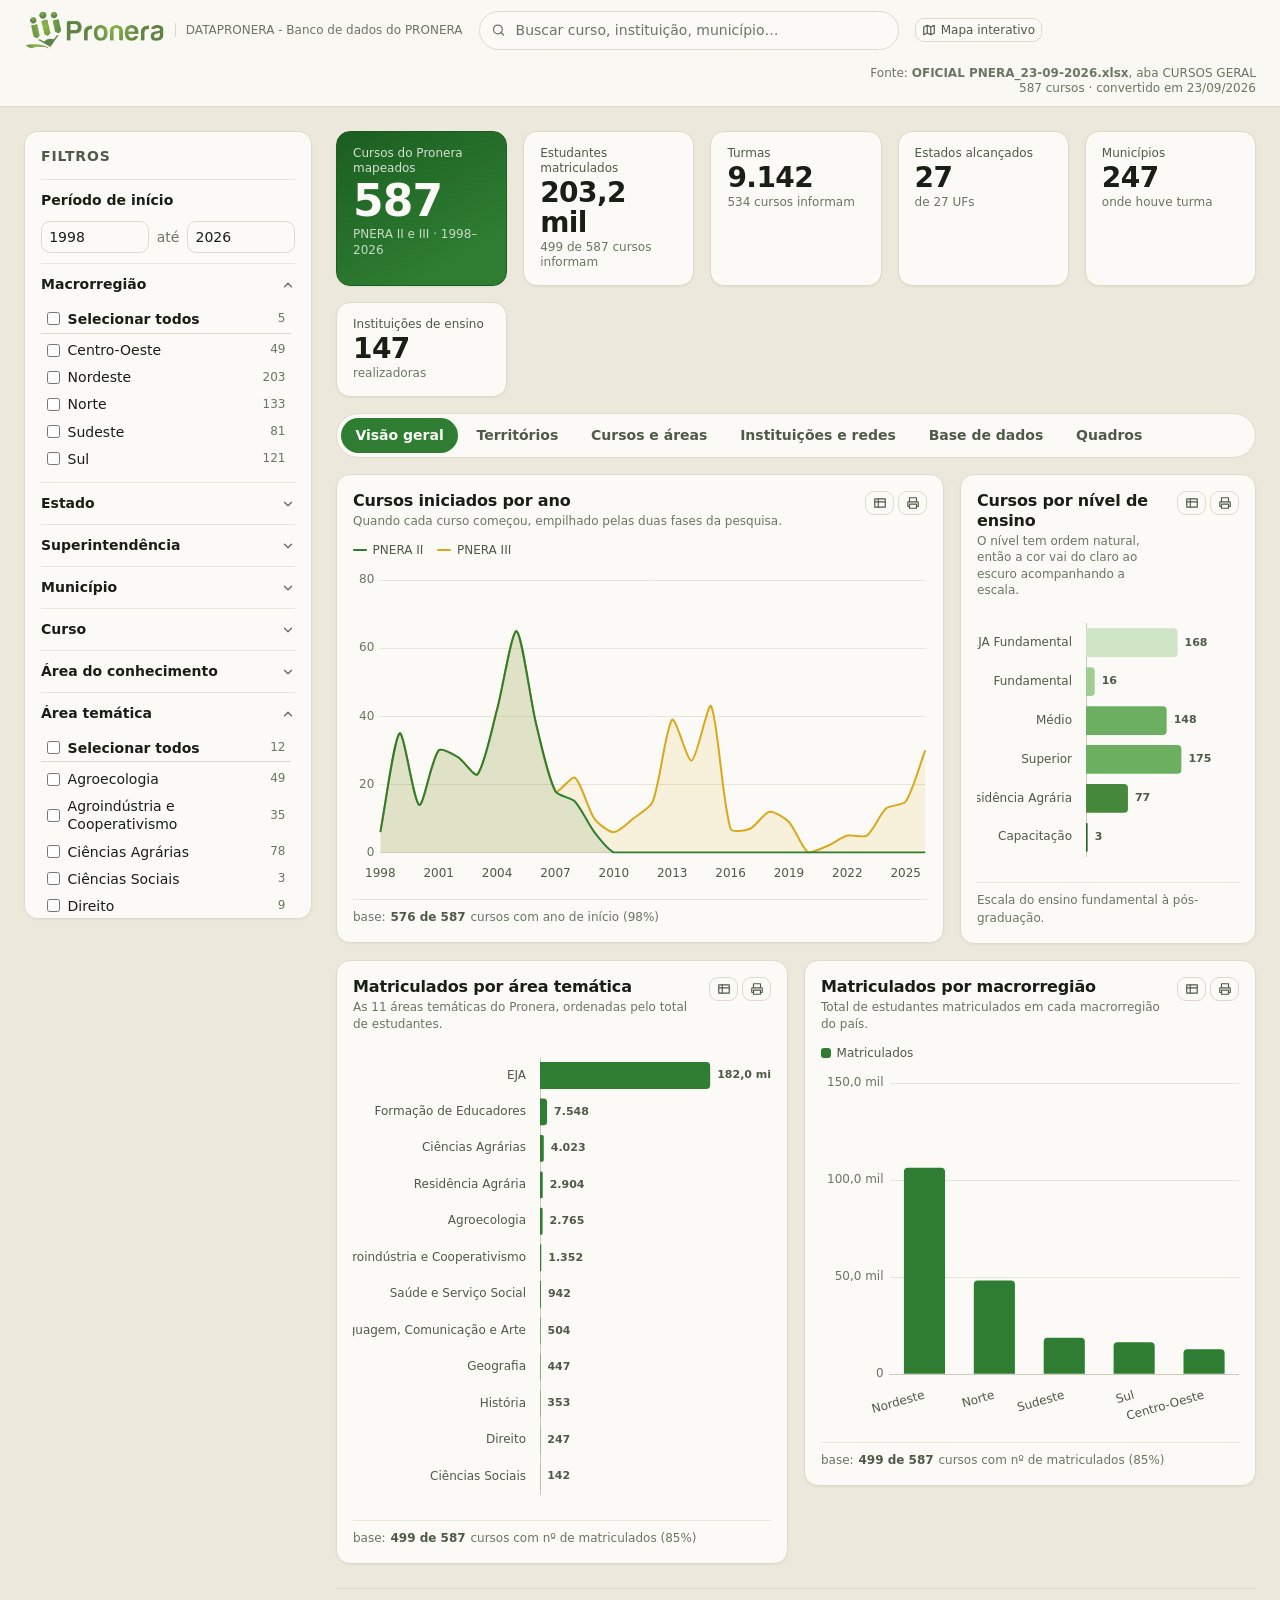
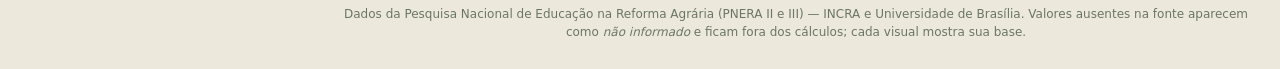
<file: index.html>
<!DOCTYPE html>
<html lang="pt-BR">
<head>
  <meta charset="utf-8">
  <meta name="viewport" content="width=device-width, initial-scale=1">
  <!--
    O selo ?v= nos assets so funciona se o proprio index.html nao vier do cache.
    O ideal e o servidor mandar "Cache-Control: no-cache" para este arquivo; a
    diretiva abaixo e o reforco possivel quando nao ha controle de cabecalhos.
  -->
  <meta http-equiv="Cache-Control" content="no-cache">
  <title>PNERA — Painel da Educação na Reforma Agrária</title>
  <meta name="description" content="Painel analítico da Pesquisa Nacional de Educação na Reforma Agrária (PNERA II e III): cursos, estudantes, territórios e instituições do Pronera.">
  <link rel="icon" href="data:image/svg+xml,%3Csvg xmlns='http://www.w3.org/2000/svg' viewBox='0 0 32 32'%3E%3Crect width='32' height='32' rx='8' fill='%232E7D32'/%3E%3Cpath d='M16 27V12M16 18c-5 0-8-3-8-8 5 0 8 3 8 8zm0 0c5 0 8-3 8-8-5 0-8 3-8 8z' stroke='%23FBFAF6' stroke-width='2' stroke-linecap='round' fill='none'/%3E%3C/svg%3E">
  <!--
    Versao dos assets proprios (?v=). Como o projeto e estatico e sem build, o
    navegador cacheia CSS/JS por caminho: sem esse selo, uma correcao publicada
    pode nao chegar a quem ja abriu o painel. Ao publicar qualquer mudanca em
    assets/, incremente o numero em TODAS as linhas abaixo (o vendor fica fora:
    bootstrap e chart.js so mudam quando o arquivo e trocado por outra versao).
  -->
  <link rel="stylesheet" href="assets/vendor/bootstrap.min.css">
  <link rel="stylesheet" href="assets/css/theme.css?v=28">
  <link rel="stylesheet" href="assets/css/app.css?v=28">
</head>
<body>
  <a class="skip-link" href="#painel">Ir para o conteúdo</a>

  <header class="topbar">
    <a class="brand" href="#">
      <img class="brand__logo" src="assets/img/logo_pronera-dashboard.png" alt="Pronera" width="250" height="71">
      <span>
        <span class="brand__sub d-block">DATAPRONERA - Banco de dados do PRONERA</span>
      </span>
    </a>

    <div class="topbar__search">
      <svg viewBox="0 0 24 24" fill="none" stroke="currentColor" stroke-width="2" stroke-linecap="round" aria-hidden="true">
        <circle cx="11" cy="11" r="7"/><path d="M20 20l-4.5-4.5"/>
      </svg>
      <label class="visually-hidden" for="busca">Buscar curso, instituição, município ou coordenação</label>
      <input type="search" id="busca" placeholder="Buscar curso, instituição, município…" autocomplete="off">
      <button type="button" class="clear-search" aria-label="Limpar busca" hidden>&times;</button>
    </div>

    <!-- Unica pagina do projeto que exige internet (tiles do OpenStreetMap). -->
    <a class="icon-btn" href="maps-interativo.html" style="text-decoration:none">
      <svg viewBox="0 0 24 24" fill="none" stroke="currentColor" stroke-width="2" stroke-linecap="round" stroke-linejoin="round" aria-hidden="true">
        <path d="M9 4L3 7v13l6-3 6 3 6-3V4l-6 3-6-3zM9 4v13M15 7v13"/>
      </svg>
      Mapa interativo
    </a>

    <button class="icon-btn d-lg-none ms-auto" type="button" data-bs-toggle="offcanvas"
            data-bs-target="#offcanvasFiltros" aria-controls="offcanvasFiltros">
      <svg viewBox="0 0 24 24" fill="none" stroke="currentColor" stroke-width="2" stroke-linecap="round" aria-hidden="true">
        <path d="M4 6h16M7 12h10M10 18h4"/>
      </svg>
      Filtros
    </button>

    <p class="topbar__meta d-none d-lg-block mb-0 ms-auto" id="meta-fonte"></p>
  </header>

  <div class="shell">
    <!-- Um único painel de filtros governa todos os visuais. -->
    <aside class="filters-desktop" aria-label="Filtros do painel">
      <div class="filters-panel" id="filtros-desktop"></div>
    </aside>

    <div class="offcanvas offcanvas-start d-lg-none" tabindex="-1" id="offcanvasFiltros"
         aria-labelledby="offcanvasFiltrosTitulo">
      <div class="offcanvas-header">
        <h2 class="offcanvas-title h6 mb-0" id="offcanvasFiltrosTitulo">Filtros</h2>
        <button type="button" class="btn-close" data-bs-dismiss="offcanvas" aria-label="Fechar"></button>
      </div>
      <div class="offcanvas-body">
        <div class="filters-panel" id="filtros-mobile"></div>
      </div>
    </div>

    <!--
      Filtros ativos vivem num painel lateral: a barra do topo so anuncia quantos
      sao, para a lista nunca empurrar o dashboard para baixo.
    -->
    <div class="offcanvas offcanvas-end chips-panel" tabindex="-1" id="offcanvasAtivos"
         aria-labelledby="offcanvasAtivosTitulo">
      <div class="offcanvas-header">
        <h2 class="offcanvas-title h6 mb-0" id="offcanvasAtivosTitulo">Filtros ativos</h2>
        <button type="button" class="btn-close" data-bs-dismiss="offcanvas" aria-label="Fechar"></button>
      </div>
      <div class="offcanvas-body">
        <p class="chips-panel__resumo" id="chips-resumo"></p>
        <div class="chips__list" id="chips-lista"></div>
      </div>
      <div class="chips-panel__foot">
        <button type="button" class="btn btn-outline-secondary w-100 js-limpar-tudo-chips">
          Limpar todos os filtros
        </button>
      </div>
    </div>

    <main>
      <h1 class="visually-hidden">Painel da Pesquisa Nacional de Educação na Reforma Agrária</h1>

      <div class="chips" id="chips" aria-live="polite" aria-label="Filtros ativos"></div>
      <div class="kpi-row" id="kpis"></div>
      <nav class="viewnav" id="viewnav" role="tablist" aria-label="Visões do painel"></nav>
      <div id="painel" role="tabpanel" tabindex="-1"></div>

      <footer class="mt-4 pt-3 text-center" style="border-top:1px solid var(--border)">
        <p class="mb-1" style="font-size:var(--step--1);color:var(--ink-muted)">
          Dados da Pesquisa Nacional de Educação na Reforma Agrária (PNERA II e III) —
          INCRA e Universidade de Brasília. Valores ausentes na fonte aparecem como
          <em>não informado</em> e ficam fora dos cálculos; cada visual mostra sua base.
        </p>
        <p class="mb-0 d-lg-none" style="font-size:var(--step--1);color:var(--ink-muted)" id="meta-fonte-mobile"></p>
      </footer>
    </main>
  </div>

  <!-- Detalhe de um curso -->
  <div class="modal fade" id="modalCurso" tabindex="-1" aria-labelledby="modalCursoTitulo" aria-hidden="true">
    <div class="modal-dialog modal-lg modal-dialog-scrollable modal-dialog-centered">
      <div class="modal-content" style="background:var(--surface);border-color:var(--border)">
        <div class="modal-header">
          <h2 class="modal-title h6 mb-0" id="modalCursoTitulo"></h2>
          <button type="button" class="btn-close" data-bs-dismiss="modal" aria-label="Fechar"></button>
        </div>
        <div class="modal-body"></div>
      </div>
    </div>
  </div>

  <script src="assets/vendor/bootstrap.bundle.min.js"></script>
  <script src="assets/vendor/chart.umd.min.js"></script>
  <script src="assets/js/uf-paths.js?v=28"></script>
  <script src="assets/js/municipio-coords.js?v=28"></script>
  <script src="assets/js/dataset.js?v=28"></script>
  <script src="assets/js/data.js?v=28"></script>
  <script src="assets/js/filters.js?v=28"></script>
  <script src="assets/js/charts.js?v=28"></script>
  <script src="assets/js/map.js?v=28"></script>
  <script src="assets/js/views.js?v=28"></script>
  <script src="assets/js/table.js?v=28"></script>
  <script src="assets/js/quadros.js?v=28"></script>
  <script src="assets/js/app.js?v=28"></script>
</body>
</html>
</file>
<file: assets/css/theme.css>
/* =============================================================================
   PNERA — design tokens
   Paleta "agro" light. Todos os valores foram validados (nao escolhidos a olho):
   - Categoricas: 7 slots, ordem fixa, pior par adjacente CVD ΔE 16.6 e visao
     normal ΔE 20.6 (OKLab x100; alvo 8 / piso 15). Os tres primeiros slots
     tambem passam em "all-pairs", exigencia de mapa e dispersao.
   - Slots 2 (milho) e 6 (broto) ficam abaixo de 3:1 na superficie: por isso todo
     grafico traz rotulo direto e uma visao em tabela.
   - Rampa sequencial: verde, 5 passos, lightness monotona e degraus >= 0.06.
     O passo mais claro recua ate a superficie de proposito ("perto de zero" na
     matriz area x nivel). O mapa e monocromatico: a malha das UFs fica no
     neutro --seq-empty e o dado vive nos circulos por municipio.
   - Tinta: primaria 16.1:1, secundaria 7.0:1, muted 4.6:1 sobre a superficie.
   ========================================================================== */

:root {
  color-scheme: light;

  /* --- superficies --------------------------------------------------------- */
  --surface: #FBFAF6;          /* superficie dos cartoes e dos graficos */
  --surface-2: #F5F3EA;        /* faixas internas, cabecalho de tabela */
  --plane: #ECE9DC;            /* plano da pagina, tom trigo */
  --plane-deep: #E3DFCD;

  /* --- tinta --------------------------------------------------------------- */
  --ink: #1A1F16;
  --ink-2: #4F5A48;
  --ink-muted: #6B7664;
  --ink-on-dark: #FBFAF6;

  /* --- linhas -------------------------------------------------------------- */
  --grid: #E7E4D8;
  --baseline: #CFCBBB;
  --border: #DEDACB;
  --border-strong: #C8C3AE;
  --ring: rgba(46, 125, 50, 0.28);

  /* --- categoricas (ordem fixa — nunca reciclar, nunca gerar um 8o) -------- */
  --series-1: #2E7D32;   /* folha    */
  --series-2: #D9A81C;   /* milho    */
  --series-3: #0F6E9E;   /* agua     */
  --series-4: #B4552F;   /* terracota*/
  --series-5: #6A4C93;   /* uva      */
  --series-6: #79B347;   /* broto    */
  --series-7: #96551F;   /* terra    */
  --series-other: #9AA394; /* "Outros" — cinza, nunca um 8o slot inventado */

  /* --- rampa sequencial (magnitude) --------------------------------------- */
  --seq-1: #CFE5C6;
  --seq-2: #9FCE93;
  --seq-3: #6DAF60;
  --seq-4: #46893C;
  --seq-5: #23662A;
  --seq-empty: #E8E5D8;  /* sem dados */

  /* --- divergente (realizado vs meta): terracota <-> folha, meio neutro --- */
  --div-neg: #B4552F;
  --div-mid: #E7E4D8;
  --div-pos: #2E7D32;

  /* --- marca --------------------------------------------------------------- */
  --brand: #2E7D32;
  --brand-deep: #1B5E20;
  --brand-wash: #EDF4E9;

  /* --- forma e profundidade ----------------------------------------------- */
  --radius: 14px;
  --radius-sm: 9px;
  --radius-pill: 999px;
  --shadow-sm: 0 1px 2px rgba(26, 31, 22, 0.05);
  --shadow: 0 2px 10px rgba(26, 31, 22, 0.06), 0 1px 2px rgba(26, 31, 22, 0.04);
  --shadow-lg: 0 12px 32px rgba(26, 31, 22, 0.12);

  /* --- tipografia --------------------------------------------------------- */
  --font: system-ui, -apple-system, 'Segoe UI', Roboto, sans-serif;
  --step--1: 0.75rem;
  --step-0: 0.875rem;
  --step-1: 1rem;
  --step-2: 1.25rem;
  --step-3: 1.75rem;
  --step-4: clamp(2rem, 1.6rem + 1.6vw, 2.75rem);

  /* --- ritmo -------------------------------------------------------------- */
  --gap: 1rem;
  --gap-lg: 1.5rem;
  --sidebar-w: 288px;
  --topbar-h: 64px;

  /* --- Bootstrap: reescreve as variaveis nativas em vez de brigar com elas - */
  --bs-body-bg: var(--plane);
  --bs-body-color: var(--ink);
  --bs-body-font-family: var(--font);
  --bs-body-font-size: var(--step-0);
  --bs-border-color: var(--border);
  --bs-border-radius: var(--radius-sm);
  --bs-primary: var(--brand);
  --bs-primary-rgb: 46, 125, 50;
  --bs-link-color: var(--brand-deep);
  --bs-link-hover-color: var(--brand);
  --bs-emphasis-color: var(--ink);
  --bs-secondary-color: var(--ink-2);
  --bs-tertiary-bg: var(--surface-2);
  --bs-focus-ring-color: var(--ring);
  --bs-focus-ring-width: 3px;
}

/* A pagina e deliberadamente light (pedido do projeto). Ainda assim pintamos
   fundo e tinta explicitamente para nao herdar o tema escuro do sistema. */
html {
  background: var(--plane);
  color-scheme: light;
}
</file>
<file: assets/css/app.css>
/* =============================================================================
   PNERA — layout e componentes
   ========================================================================== */

body {
  background: var(--plane);
  color: var(--ink);
  font-family: var(--font);
  font-size: var(--step-0);
  -webkit-font-smoothing: antialiased;
  min-height: 100vh;
}

*:focus-visible {
  outline: 3px solid var(--ring);
  outline-offset: 2px;
  border-radius: 4px;
}

/* Atalho para quem navega por teclado. */
.skip-link {
  position: absolute;
  left: 0.5rem;
  top: -3rem;
  z-index: 2000;
  padding: 0.5rem 0.875rem;
  background: var(--brand);
  color: var(--ink-on-dark);
  border-radius: var(--radius-sm);
  transition: top 0.15s ease;
}
.skip-link:focus { top: 0.5rem; }

/* ---------------------------------------------------------------- topbar --- */

.topbar {
  position: sticky;
  top: 0;
  z-index: 1030;
  min-height: var(--topbar-h);
  background: color-mix(in srgb, var(--surface) 88%, transparent);
  backdrop-filter: blur(10px);
  border-bottom: 1px solid var(--border);
  display: flex;
  align-items: center;
  gap: var(--gap);
  padding: 0.625rem clamp(0.75rem, 2vw, 1.5rem);
  flex-wrap: wrap;
}

.brand {
  display: flex;
  align-items: center;
  gap: 0.625rem;
  text-decoration: none;
  color: inherit;
  flex: 0 0 auto;
}
/* Logo oficial (logo_pronera-dashboard.png, 250x71, fundo transparente):
   a 40px de altura ela cabe na topbar de 64px sem esticar a barra. */
.brand__logo {
  display: block;
  height: 40px;
  width: auto;
  flex: 0 0 auto;
}
/* O subtitulo fica ao lado da logo, separado por um filete. */
.brand__sub {
  font-size: var(--step--1);
  color: var(--ink-muted);
  line-height: 1.2;
  padding-left: 0.625rem;
  border-left: 1px solid var(--border);
}
@media (max-width: 575.98px) {
  .brand__logo { height: 32px; }
}

.topbar__search {
  flex: 1 1 240px;
  max-width: 420px;
  position: relative;
}
.topbar__search input {
  width: 100%;
  padding: 0.5rem 2rem 0.5rem 2.25rem;
  border: 1px solid var(--border);
  border-radius: var(--radius-pill);
  background: var(--surface);
  color: var(--ink);
  font-size: var(--step-0);
}
.topbar__search input::placeholder { color: var(--ink-muted); }
.topbar__search svg {
  position: absolute;
  left: 0.75rem;
  top: 50%;
  transform: translateY(-50%);
  width: 15px;
  height: 15px;
  color: var(--ink-muted);
  pointer-events: none;
}
.topbar__search .clear-search {
  position: absolute;
  right: 0.4rem;
  top: 50%;
  transform: translateY(-50%);
  border: 0;
  background: transparent;
  color: var(--ink-muted);
  line-height: 1;
  padding: 0.25rem 0.4rem;
  border-radius: 50%;
  cursor: pointer;
}
.topbar__search .clear-search:hover { background: var(--surface-2); color: var(--ink); }

.topbar__meta {
  font-size: var(--step--1);
  color: var(--ink-muted);
  text-align: right;
  line-height: 1.25;
}

/* ----------------------------------------------------------------- shell --- */

.shell {
  display: grid;
  grid-template-columns: var(--sidebar-w) minmax(0, 1fr);
  gap: var(--gap-lg);
  align-items: start;
  padding: var(--gap-lg) clamp(0.75rem, 2vw, 1.5rem);
  max-width: 1920px;
  margin-inline: auto;
}
@media (max-width: 991.98px) {
  .shell { grid-template-columns: minmax(0, 1fr); }
  .filters-desktop { display: none; }
}

.filters-panel {
  position: sticky;
  top: calc(var(--topbar-h) + var(--gap-lg));
  max-height: calc(100vh - var(--topbar-h) - var(--gap-lg) * 2);
  overflow-y: auto;
  overscroll-behavior: contain;
  background: var(--surface);
  border: 1px solid var(--border);
  border-radius: var(--radius);
  box-shadow: var(--shadow-sm);
  padding: var(--gap);
}
.offcanvas .filters-panel {
  position: static;
  max-height: none;
  border: 0;
  box-shadow: none;
  padding: 0;
  background: transparent;
}
/* O cabecalho do offcanvas ja diz "Filtros" — nao repetir dentro do painel. */
.offcanvas .filters-panel__head h2 { display: none; }
.offcanvas .filters-panel__head { justify-content: flex-end; margin-bottom: 0.5rem; }

.filters-panel__head {
  display: flex;
  align-items: baseline;
  justify-content: space-between;
  gap: 0.5rem;
  margin-bottom: 0.875rem;
}
.filters-panel__head h2 {
  font-size: var(--step-0);
  font-weight: 650;
  margin: 0;
  text-transform: uppercase;
  letter-spacing: 0.06em;
  color: var(--ink-2);
}

.filter-group { border-top: 1px solid var(--grid); }
.filter-group:first-of-type { border-top: 0; }
.filter-group__btn {
  width: 100%;
  display: flex;
  align-items: center;
  gap: 0.5rem;
  padding: 0.625rem 0;
  border: 0;
  background: transparent;
  color: var(--ink);
  font-size: var(--step-0);
  font-weight: 550;
  text-align: left;
  cursor: pointer;
}
.filter-group__btn .chev {
  margin-left: auto;
  transition: transform 0.18s ease;
  color: var(--ink-muted);
  flex: 0 0 auto;
}
.filter-group__btn[aria-expanded='true'] .chev { transform: rotate(180deg); }
.filter-group__count {
  font-size: var(--step--1);
  font-weight: 600;
  color: var(--brand-deep);
  background: var(--brand-wash);
  border-radius: var(--radius-pill);
  padding: 0.05rem 0.4rem;
}
.filter-group__body { padding-bottom: 0.625rem; }
.filter-group__scroll {
  max-height: 216px;
  overflow-y: auto;
  overscroll-behavior: contain;
  padding-right: 0.25rem;
}

.opt {
  display: flex;
  align-items: center;
  gap: 0.5rem;
  padding: 0.28rem 0.35rem;
  border-radius: var(--radius-sm);
  cursor: pointer;
  font-size: var(--step-0);
  line-height: 1.3;
}
.opt:hover { background: var(--surface-2); }
.opt input { flex: 0 0 auto; margin: 0; accent-color: var(--brand); }
.opt__label { flex: 1 1 auto; min-width: 0; }
.opt__n {
  flex: 0 0 auto;
  font-size: var(--step--1);
  color: var(--ink-muted);
  font-variant-numeric: tabular-nums;
}
.opt--empty { color: var(--ink-muted); }
.opt--empty .opt__label { text-decoration: line-through; }

.opt--todos {
  border-bottom: 1px solid var(--border);
  border-radius: 0;
  margin-bottom: 0.2rem;
}
.opt--todos .opt__label { font-weight: 600; }

.range-row { display: flex; align-items: center; gap: 0.5rem; }
.range-row input[type='number'] {
  width: 100%;
  padding: 0.3rem 0.45rem;
  border: 1px solid var(--border);
  border-radius: var(--radius-sm);
  background: var(--surface);
  color: var(--ink);
  font-variant-numeric: tabular-nums;
}

/* ------------------------------------------------------------ chips bar --- */

.chips {
  margin-bottom: var(--gap);
}
.chips:empty { display: none; }

/* Linha-resumo: sempre visível, ocupa uma só altura de texto. */
.chips__bar {
  display: flex;
  flex-wrap: wrap;
  align-items: center;
  gap: 0.5rem;
}
.chips__toggle {
  display: inline-flex;
  align-items: center;
  gap: 0.4rem;
  padding: 0.22rem 0.6rem 0.22rem 0.45rem;
  background: var(--brand-wash);
  border: 1px solid var(--series-1);
  border-radius: var(--radius-pill);
  font-size: var(--step--1);
  font-weight: 550;
  color: var(--ink);
  cursor: pointer;
}
.chips__toggle:hover { background: var(--surface); border-color: var(--brand-deep); }
.chips__caret { color: var(--ink-muted); font-size: 1.1em; line-height: 1; }
.chips__badge {
  display: inline-flex;
  align-items: center;
  justify-content: center;
  min-width: 1.35em;
  padding: 0 0.3em;
  border-radius: var(--radius-pill);
  background: var(--series-1);
  color: #fff;
  font-variant-numeric: tabular-nums;
}
.chips__resumo {
  font-size: var(--step--1);
  color: var(--ink-muted);
  font-variant-numeric: tabular-nums;
}

/* -------------------------------------------------- painel lateral ativos -- */

/* Largura confortável no desktop; tela cheia no celular. */
.chips-panel { --bs-offcanvas-width: 22rem; }
@media (max-width: 575.98px) {
  .chips-panel { --bs-offcanvas-width: 100%; }
}
.chips-panel .offcanvas-body { padding-top: 0.5rem; }
.chips-panel__resumo {
  font-size: var(--step--1);
  color: var(--ink-muted);
  font-variant-numeric: tabular-nums;
  margin-bottom: 0.75rem;
}
.chips-panel__foot {
  padding: var(--gap);
  border-top: 1px solid var(--border);
  background: var(--surface);
}

/* Dentro do painel os chips empilham: um por linha, rótulo inteiro à vista. */
.chips__list {
  display: flex;
  flex-direction: column;
  align-items: stretch;
  gap: 0.375rem;
}
.chip {
  display: inline-flex;
  align-items: center;
  gap: 0.35rem;
  padding: 0.22rem 0.35rem 0.22rem 0.6rem;
  background: var(--surface);
  border: 1px solid var(--border-strong);
  border-radius: var(--radius-pill);
  font-size: var(--step--1);
  color: var(--ink-2);
  max-width: 100%;
}
.chips__list .chip {
  border-radius: var(--radius-sm);
  padding: 0.35rem 0.35rem 0.35rem 0.6rem;
}
.chips__list .chip__x { margin-left: auto; }
.chip__dim { color: var(--ink-muted); flex: 0 0 auto; }
.chip__val {
  color: var(--ink);
  font-weight: 550;
  min-width: 0;
  overflow: hidden;
  text-overflow: ellipsis;
  white-space: nowrap;
}
.chip__x {
  border: 0;
  background: transparent;
  color: var(--ink-muted);
  line-height: 1;
  padding: 0.15rem 0.25rem;
  border-radius: 50%;
  cursor: pointer;
  flex: 0 0 auto;
}
.chip__x:hover { background: var(--plane-deep); color: var(--ink); }
.chips__clear {
  border: 0;
  background: transparent;
  color: var(--brand-deep);
  font-size: var(--step--1);
  font-weight: 600;
  text-decoration: underline;
  cursor: pointer;
  padding: 0.2rem 0.35rem;
}

/* -------------------------------------------------------------- tabs nav -- */

.viewnav {
  display: flex;
  gap: 0.25rem;
  background: var(--surface);
  border: 1px solid var(--border);
  border-radius: var(--radius-pill);
  padding: 0.25rem;
  margin-bottom: var(--gap);
  overflow-x: auto;
  scrollbar-width: none;
}
.viewnav::-webkit-scrollbar { display: none; }
.viewnav__btn {
  flex: 0 0 auto;
  display: inline-flex;
  align-items: center;
  gap: 0.4rem;
  border: 0;
  background: transparent;
  color: var(--ink-2);
  font-size: var(--step-0);
  font-weight: 550;
  padding: 0.45rem 0.9rem;
  border-radius: var(--radius-pill);
  cursor: pointer;
  white-space: nowrap;
}
.viewnav__btn:hover { background: var(--surface-2); color: var(--ink); }
.viewnav__btn[aria-selected='true'] {
  background: var(--brand);
  color: var(--ink-on-dark);
}

/* ---------------------------------------------------------------- cards --- */

.grid {
  display: grid;
  grid-template-columns: repeat(12, minmax(0, 1fr));
  gap: var(--gap);
  /* Cada cartao tem a altura do proprio conteudo. Esticar para igualar a linha
     produziria vao morto num cartao e barras espalhadas no outro. */
  align-items: start;
}
.span-3 { grid-column: span 3; }
.span-4 { grid-column: span 4; }
.span-5 { grid-column: span 5; }
.span-6 { grid-column: span 6; }
.span-7 { grid-column: span 7; }
.span-8 { grid-column: span 8; }
.span-12 { grid-column: span 12; }
@media (max-width: 1399.98px) {
  .span-3 { grid-column: span 6; }
}
@media (max-width: 991.98px) {
  .span-4, .span-5, .span-7, .span-8 { grid-column: span 12; }
  .span-6 { grid-column: span 12; }
}
@media (max-width: 575.98px) {
  .span-3 { grid-column: span 12; }
}

.card {
  background: var(--surface);
  border: 1px solid var(--border);
  border-radius: var(--radius);
  box-shadow: var(--shadow-sm);
  padding: var(--gap);
  display: flex;
  flex-direction: column;
  min-width: 0;
}

.card__head {
  display: flex;
  align-items: flex-start;
  gap: 0.5rem;
  margin-bottom: 0.75rem;
}
.card__title {
  font-size: var(--step-1);
  font-weight: 620;
  margin: 0;
  letter-spacing: -0.01em;
  line-height: 1.25;
}
.card__hint {
  font-size: var(--step--1);
  color: var(--ink-muted);
  margin: 0.15rem 0 0;
  line-height: 1.35;
}
.card__tools { margin-left: auto; display: flex; gap: 0.25rem; flex: 0 0 auto; }
.icon-btn {
  border: 1px solid var(--border);
  background: var(--surface);
  color: var(--ink-2);
  border-radius: var(--radius-sm);
  padding: 0.25rem 0.4rem;
  cursor: pointer;
  line-height: 1;
  display: inline-flex;
  align-items: center;
  gap: 0.3rem;
  font-size: var(--step--1);
}
.icon-btn:hover { background: var(--surface-2); color: var(--ink); }
.icon-btn[aria-pressed='true'] {
  background: var(--brand-wash);
  border-color: var(--series-1);
  color: var(--brand-deep);
}
.icon-btn svg { width: 14px; height: 14px; }

/* A altura ja inclui a faixa do eixo x, para nao criar scroll interno no cartao. */
.chart-box {
  position: relative;
  width: 100%;
  flex: 0 0 auto;
}
.chart-box canvas { display: block; width: 100% !important; }

.card__foot {
  margin-top: 0.75rem;
  padding-top: 0.5rem;
  border-top: 1px solid var(--grid);
  font-size: var(--step--1);
  color: var(--ink-muted);
  display: flex;
  gap: 0.75rem;
  flex-wrap: wrap;
  align-items: center;
}
.coverage { display: inline-flex; align-items: center; gap: 0.3rem; }
.coverage strong { color: var(--ink-2); font-weight: 620; }

/* --------------------------------------------------------- legenda / KPI -- */

.legend {
  display: flex;
  flex-wrap: wrap;
  gap: 0.25rem 0.875rem;
  margin-bottom: 0.5rem;
  font-size: var(--step--1);
  color: var(--ink-2);
}
.legend__item { display: inline-flex; align-items: center; gap: 0.35rem; }
.legend__swatch {
  width: 10px;
  height: 10px;
  border-radius: 3px;
  flex: 0 0 auto;
}
.legend__item--line .legend__swatch { height: 2px; width: 14px; border-radius: 2px; }

.kpi {
  background: var(--surface);
  border: 1px solid var(--border);
  border-radius: var(--radius);
  box-shadow: var(--shadow-sm);
  padding: 0.875rem var(--gap);
  display: flex;
  flex-direction: column;
  gap: 0.15rem;
  min-width: 0;
}
.kpi__label {
  font-size: var(--step--1);
  color: var(--ink-2);
  line-height: 1.25;
}
.kpi__value {
  font-size: var(--step-3);
  font-weight: 660;
  letter-spacing: -0.02em;
  line-height: 1.05;
  /* Numero grande: figuras proporcionais (tabular-nums so em colunas). */
}
.kpi__sub { font-size: var(--step--1); color: var(--ink-muted); line-height: 1.3; }

.kpi--hero {
  background: linear-gradient(150deg, var(--brand-deep), var(--series-1) 78%);
  border-color: var(--brand-deep);
  color: var(--ink-on-dark);
}
.kpi--hero .kpi__label { color: color-mix(in srgb, var(--ink-on-dark) 82%, transparent); }
.kpi--hero .kpi__sub { color: color-mix(in srgb, var(--ink-on-dark) 76%, transparent); }
.kpi--hero .kpi__value { font-size: var(--step-4); }

.kpi-row {
  display: grid;
  grid-template-columns: repeat(auto-fit, minmax(158px, 1fr));
  gap: var(--gap);
  margin-bottom: var(--gap);
}

/* ------------------------------------------------------------ table view -- */

.table-view {
  max-height: 340px;
  overflow: auto;
  overscroll-behavior: contain;
  border: 1px solid var(--grid);
  border-radius: var(--radius-sm);
}
.table-view table {
  width: 100%;
  border-collapse: collapse;
  font-size: var(--step--1);
}
.table-view th,
.table-view td {
  padding: 0.4rem 0.6rem;
  border-bottom: 1px solid var(--grid);
  text-align: left;
  white-space: nowrap;
}
.table-view thead th {
  position: sticky;
  top: 0;
  background: var(--surface-2);
  color: var(--ink-2);
  font-weight: 600;
  z-index: 1;
}
.table-view td.num,
.table-view th.num {
  text-align: right;
  font-variant-numeric: tabular-nums;
}
.table-view tbody tr:last-child td { border-bottom: 0; }
.table-view tbody tr:hover { background: var(--surface-2); }

/* --------------------------------------------------------------- o mapa --- */

.map-wrap {
  display: grid;
  grid-template-columns: minmax(0, 1fr);
  gap: 0.5rem;
}
.map-svg { width: 100%; height: auto; display: block; overflow: visible; }
/* Malha calada: preenchimento neutro vindo do JS e divisa hairline, para o
   estado existir como referencia sem competir com os circulos. */
.map-uf {
  stroke: var(--border-strong);
  stroke-width: 1;
  cursor: pointer;
  transition: fill 0.18s ease;
}
.map-uf:hover { stroke: var(--ink); stroke-width: 1.6; }
.map-uf.is-active { stroke: var(--ink); stroke-width: 2; }

/* Circulos por municipio. O anel na cor da superficie separa vizinhos que se
   sobrepoem; a cor de preenchimento vem do JS (slot categorico). */
.map-dot {
  stroke: var(--surface);
  stroke-width: 1.5;
  cursor: pointer;
}
.map-dot:hover,
.map-dot:focus-visible {
  stroke: var(--ink);
  stroke-width: 3;
  outline: none;
}

/* Aparato cartografico: cruzetas de coordenada, norte, escala grafica e a
   legenda dos circulos. Tudo dentro do SVG, em unidades do viewBox (largura
   1000) — nao em pixels de tela. `pointer-events: none` e obrigatorio: sem
   isso o aparato intercepta o clique e o tooltip da malha e dos circulos. */
.map-furniture,
.map-legend {
  pointer-events: none;
}
.map-furniture line {
  stroke: var(--ink-2);
  stroke-width: 1.2;
}
.map-furniture__arrow { fill: var(--ink-2); stroke: none; }

/* Halo na cor da superficie: pratica cartografica, e aqui garante o numero
   legivel se um circulo grande passar por tras. */
.map-furniture text,
.map-legend text {
  font-size: 19px;
  fill: var(--ink-2);
  stroke: var(--surface);
  stroke-width: 3.5;
  paint-order: stroke fill;
  dominant-baseline: middle;
}
.map-furniture__north { font-size: 30px; font-weight: 650; }
/* Cabecalhos "Legenda" e "Escala": mesmo peso nos dois cantos do mapa. O
   `text.` iguala a especificidade de `.map-legend text` / `.map-furniture text`
   (declarados antes), senao o tamanho e a cor deles venceriam. */
text.map-heading { font-size: 21px; font-weight: 700; fill: var(--ink-2); }
.map-legend__title { font-size: 20px; fill: var(--ink-muted); }
.map-legend__num { font-size: 19px; }

.map-scale__seg { fill: var(--ink-2); stroke: none; }
.map-scale__frame { fill: none; stroke: var(--ink-2); stroke-width: 1.2; }

/* --------------------------------------------------------------- matriz --- */

.matrix {
  width: 100%;
  min-width: 720px;
  table-layout: fixed; /* colunas de valor com a mesma largura, nao a do rotulo */
  border-collapse: separate;
  border-spacing: 2px; /* o vao de 2px na superficie e o separador */
  font-size: var(--step--1);
}
.matrix col.matrix__label { width: 22%; }
.matrix th {
  font-weight: 600;
  color: var(--ink-2);
  text-align: center;
  padding: 0.2rem 0.3rem;
  font-size: var(--step--1);
  vertical-align: bottom;
}
.matrix th.row-head {
  text-align: left;
  white-space: nowrap;
  font-weight: 550;
  color: var(--ink);
}
.matrix td {
  text-align: center;
  border-radius: 5px;
  padding: 0.45rem 0.3rem;
  font-variant-numeric: tabular-nums;
  cursor: default;
  min-width: 44px;
}
/* Classe propria: ".empty" e o bloco de estado vazio (display:flex) e quebraria
   o layout da tabela se fosse reaproveitada aqui. */
.matrix td.matrix__zero { color: var(--ink-muted); background: var(--surface-2); }

/* ------------------------------------------------------- tabela de dados -- */

.data-toolbar {
  display: flex;
  align-items: center;
  gap: 0.5rem;
  flex-wrap: wrap;
  margin-bottom: 0.75rem;
}
.data-scroll {
  overflow-x: auto;
  border: 1px solid var(--grid);
  border-radius: var(--radius-sm);
}
.data-table {
  width: 100%;
  min-width: 900px;
  border-collapse: collapse;
  font-size: var(--step--1);
}
.data-table th,
.data-table td {
  padding: 0.5rem 0.7rem;
  border-bottom: 1px solid var(--grid);
  text-align: left;
  vertical-align: top;
}
.data-table thead th {
  position: sticky;
  top: 0;
  background: var(--surface-2);
  color: var(--ink-2);
  font-weight: 600;
  white-space: nowrap;
  z-index: 1;
}
.data-table th.num, .data-table td.num {
  text-align: right;
  font-variant-numeric: tabular-nums;
}
.data-table th.sortable { cursor: pointer; user-select: none; }
.data-table th.sortable:hover { color: var(--ink); }
.data-table th .dir { color: var(--brand-deep); }
.data-table tbody tr { cursor: pointer; }
.data-table tbody tr:hover { background: var(--brand-wash); }
.data-table .cell-name { min-width: 260px; white-space: normal; }
.data-table .muted { color: var(--ink-muted); }

.pager {
  display: flex;
  align-items: center;
  gap: 0.5rem;
  flex-wrap: wrap;
  margin-top: 0.75rem;
  font-size: var(--step--1);
  color: var(--ink-2);
}

.tag {
  display: inline-block;
  padding: 0.05rem 0.4rem;
  border-radius: var(--radius-pill);
  background: var(--surface-2);
  border: 1px solid var(--border);
  font-size: var(--step--1);
  color: var(--ink-2);
  white-space: nowrap;
}
.tag--fase2 { background: var(--brand-wash); border-color: var(--series-1); color: var(--brand-deep); }
.tag--fase3 { background: #FBF2D9; border-color: #C08F0F; color: #6E5107; }

/* Situacao: "Concluido" e a regra (517 de 585) e fica na caixa neutra; so
   "Em andamento" ganha cor, porque e a excecao que a leitura procura. */
.tag--andamento { background: #E4F0F7; border-color: var(--series-3); color: #0B5478; }

/* --------------------------------------------------------------- quadros -- */

/* Sub-abas dos quadros: o mesmo desenho da navegacao principal, um degrau
   abaixo (fundo neutro, texto menor), para nao competir com ela. */
.subnav {
  display: flex;
  gap: 0.25rem;
  background: var(--surface-2);
  border: 1px solid var(--border);
  border-radius: var(--radius-pill);
  padding: 0.2rem;
  margin-bottom: 1rem;
  overflow-x: auto;
  scrollbar-width: none;
}
.subnav::-webkit-scrollbar { display: none; }
.subnav__btn {
  flex: 0 0 auto;
  border: 0;
  background: transparent;
  color: var(--ink-2);
  font-size: var(--step--1);
  font-weight: 550;
  padding: 0.4rem 0.8rem;
  border-radius: var(--radius-pill);
  cursor: pointer;
  white-space: nowrap;
}
.subnav__btn:hover { background: var(--surface); color: var(--ink); }
.subnav__btn[aria-selected='true'] {
  background: var(--surface);
  color: var(--brand-deep);
  box-shadow: var(--shadow-sm);
  outline: 1px solid var(--series-1);
}

.quadro-busca { width: 260px; max-width: 100%; }
/* O d-flex do Bootstrap e !important e venceria o atributo hidden. */
.quadro-toolbar [hidden] { display: none !important; }

/* Cabecalho fixo so funciona com rolagem propria: a tabela rola dentro do
   cartao, e o titulo das colunas fica sempre a vista. */
.quadro-scroll {
  max-height: 70vh;
  overflow: auto;
  overscroll-behavior: contain;
}

.quadro-table {
  width: 100%;
  border-collapse: separate;
  border-spacing: 0;
  font-size: var(--step--1);
}
.quadro-table--agrupado { min-width: 820px; }
.quadro-table--cruzado { min-width: 760px; }
.quadro-table--ies { min-width: 1180px; }

.quadro-table th,
.quadro-table td {
  padding: 0.45rem 0.7rem;
  border-bottom: 1px solid var(--grid);
  text-align: left;
  vertical-align: top;
}
.quadro-table thead th {
  position: sticky;
  top: 0;
  background: var(--surface-2);
  color: var(--ink-2);
  font-weight: 600;
  white-space: nowrap;
  z-index: 2;
  border-bottom: 1px solid var(--border-strong);
}
.quadro-table .num {
  text-align: right;
  font-variant-numeric: tabular-nums;
  white-space: nowrap;
}
.quadro-table th.sortable { cursor: pointer; user-select: none; }
.quadro-table th.sortable:hover { color: var(--ink); }
.quadro-table th .dir { color: var(--brand-deep); }
.quadro-col-nome { min-width: 280px; }
.quadro-org { white-space: normal; }
.quadro-ufs { white-space: normal; min-width: 120px; color: var(--ink-2); }

.quadro-linha:hover td { background: var(--brand-wash); }
.quadro-linha.is-resto td { color: var(--ink-muted); font-style: italic; }

/* Cruzado: a celula colorida carrega o valor; zero fica neutro. */
.quadro-table--cruzado td.num { min-width: 84px; }
.quadro-table td.quadro-zero { color: var(--ink-muted); }
.quadro-table .quadro-col-total {
  font-weight: 620;
  border-left: 1px solid var(--border);
  background: var(--surface-2);
}
.quadro-table thead .quadro-col-total { background: var(--surface-2); }

/* Grupo: a linha-cabecalho e o total do territorio, as de baixo detalham. */
.quadro-grupo__head th,
.quadro-grupo__head td {
  background: var(--surface-2);
  font-weight: 620;
  color: var(--ink);
  border-top: 1px solid var(--border);
}
.quadro-grupo__head th { padding: 0; }
.quadro-grupo__btn {
  display: flex;
  align-items: baseline;
  flex-wrap: wrap;
  gap: 0.15rem 0.5rem;
  width: 100%;
  border: 0;
  background: transparent;
  padding: 0.5rem 0.7rem;
  text-align: left;
  color: inherit;
  font: inherit;
  cursor: pointer;
}
.quadro-grupo__btn .chev {
  align-self: center;
  flex: 0 0 auto;
  color: var(--ink-muted);
  transition: transform 0.15s ease;
}
.quadro-grupo__btn[aria-expanded='false'] .chev { transform: rotate(-90deg); }
.quadro-grupo__btn:focus-visible { outline: 2px solid var(--ring); outline-offset: -2px; }
.quadro-grupo__sub { font-weight: 400; color: var(--ink-muted); font-size: var(--step--1); }
.quadro-grupo.is-fechado .quadro-linha { display: none; }
.quadro-grupo .quadro-linha .quadro-org { padding-left: 2.1rem; }

.quadro-table tfoot th,
.quadro-table tfoot td {
  position: sticky;
  bottom: 0;
  background: var(--surface);
  font-weight: 650;
  border-top: 2px solid var(--border-strong);
  border-bottom: 0;
  z-index: 1;
}

@media (max-width: 575.98px) {
  .quadro-busca { width: 100%; }
  .quadro-col-nome { min-width: 200px; }
}

/* -------------------------------------------------------- estados vazios -- */

.empty {
  display: flex;
  flex-direction: column;
  align-items: center;
  justify-content: center;
  gap: 0.5rem;
  text-align: center;
  padding: 2.5rem 1rem;
  color: var(--ink-muted);
}
.empty svg { width: 32px; height: 32px; opacity: 0.55; }
.empty__title { font-weight: 600; color: var(--ink-2); font-size: var(--step-1); }

.skeleton {
  background: linear-gradient(90deg, var(--surface-2) 25%, var(--plane) 50%, var(--surface-2) 75%);
  background-size: 200% 100%;
  animation: shimmer 1.2s linear infinite;
  border-radius: var(--radius-sm);
}
@keyframes shimmer {
  to { background-position: -200% 0; }
}

/* ------------------------------------------------------------- tooltip ---- */

.viz-tip {
  position: fixed;
  z-index: 1080;
  pointer-events: none;
  background: var(--surface);
  border: 1px solid var(--border-strong);
  border-radius: var(--radius-sm);
  box-shadow: var(--shadow-lg);
  padding: 0.5rem 0.65rem;
  font-size: var(--step--1);
  color: var(--ink);
  max-width: 280px;
  opacity: 0;
  transition: opacity 0.12s ease;
}
.viz-tip.is-on { opacity: 1; }
.viz-tip__title { font-weight: 620; margin-bottom: 0.2rem; }
.viz-tip__row { display: flex; align-items: center; gap: 0.4rem; }
.viz-tip__row .sw { width: 9px; height: 9px; border-radius: 2px; flex: 0 0 auto; }
.viz-tip__row .v { margin-left: auto; font-variant-numeric: tabular-nums; font-weight: 600; }
.viz-tip__note { color: var(--ink-muted); margin-top: 0.25rem; }

/* --------------------------------------------------------------- utils ---- */

.num { font-variant-numeric: tabular-nums; }
.muted { color: var(--ink-muted); }
.nowrap { white-space: nowrap; }
.visually-hidden {
  position: absolute !important;
  width: 1px; height: 1px;
  overflow: hidden;
  clip: rect(0 0 0 0);
  white-space: nowrap;
}

/* Sem animacao para quem pediu menos movimento. */
@media (prefers-reduced-motion: reduce) {
  *, *::before, *::after {
    animation-duration: 0.001ms !important;
    animation-iteration-count: 1 !important;
    transition-duration: 0.001ms !important;
  }
}

/* Apensos que so existem na folha: a linha do recorte, o rodape com a fonte e a
   logo do Pronera, e a imagem do grafico congelado (ver bloco @media print). */
.print-caption,
.print-footer,
.print-img { display: none; }

@media print {
  .topbar, .filters-panel, .viewnav, .card__tools, .pager { display: none !important; }
  .shell { grid-template-columns: 1fr; }
  .card { break-inside: avoid; box-shadow: none; }

  /* ------------------------------------------- imprimir so um cartao --
     O botao "Imprimir" do cabecalho marca o cartao e liga este modo no body;
     tudo que nao esta no caminho ate ele sai da folha, sem abrir uma segunda
     janela. Um mecanismo so para grafico, mapa, quadro e base de dados — tres
     copias quase iguais era o que havia antes, e divergiriam na primeira
     correcao. A dica de uso e as barras de controle saem junto: na folha nao
     ha o que clicar, filtrar nem ordenar. */
  body.imprimindo-cartao > *:not(.shell),
  body.imprimindo-cartao .shell > *:not(main),
  body.imprimindo-cartao main > *:not(#painel),
  body.imprimindo-cartao #painel > *:not(.grid),
  body.imprimindo-cartao #painel .grid > *:not(.is-print-target),
  body.imprimindo-cartao .is-print-target .subnav,
  body.imprimindo-cartao .is-print-target .data-toolbar,
  body.imprimindo-cartao .is-print-target .card__hint,
  body.imprimindo-cartao .is-print-limpo .card__foot { display: none !important; }

  /* A grade vira bloco: em grid o cartao ainda ocuparia so as colunas do span. */
  body.imprimindo-cartao #painel .grid { display: block; }
  body.imprimindo-cartao .card.is-print-target {
    border: 0;
    padding: 0;
    margin: 0;
  }

  /* O grafico entra na folha como imagem (congelarGrafico, em charts.js): o
     <canvas> e um bitmap do tamanho que tinha na tela e seria esticado ate a
     largura da pagina, deformando texto e barras. Sem a imagem — exportacao
     bloqueada, modo tabela — o canvas segue valendo, para a folha nunca sair
     em branco. */
  body.imprimindo-cartao .is-print-target .chart-box { height: auto !important; }
  body.imprimindo-cartao .is-print-target .chart-box.has-print-img canvas { display: none !important; }
  /* A imagem cabe numa folha so: a largura acompanha a pagina, mas a altura
     tem teto. Sem ele, grafico alto e estreito — "Estados com mais cursos",
     27 barras = 974px numa coluna span-5 — esticado ate a largura da pagina
     ficava com ~390mm, mais alto que uma A4 inteira; a imagem nao se divide,
     o cartao pede break-inside: avoid, e o navegador soltava folhas em
     branco antes e deixava o rodape por cima das barras. 200mm = A4 retrato
     menos margens, titulo, nota de cobertura, legenda e rodape. Com
     width/height auto o navegador reduz a imagem mantendo a proporcao; os
     graficos baixos e largos nunca chegam ao teto e saem como antes. */
  body.imprimindo-cartao .is-print-target .print-img {
    display: block;
    width: auto;
    max-width: 100%;
    height: auto;
    max-height: 200mm;
    margin: 0 auto;
  }

  /* Legenda do recorte: fecha a figura, ou abre a tabela longa quando o cartao
     pede a legenda no topo (ver `legendaNoTopo` em charts.js). */
  body.imprimindo-cartao .print-caption {
    display: block;
    margin: 0.6rem 0 0;
    font-size: 9pt;
    color: var(--ink-muted);
  }
  body.imprimindo-cartao .card__head + .print-caption { margin: 0 0 0.6rem; }

  /* Rodape em dois blocos lado a lado: fonte + endereco | logo do Pronera. */
  body.imprimindo-cartao .print-footer {
    display: grid;
    grid-template-columns: 1fr auto;
    align-items: center;
    gap: 1.5rem;
    margin-top: 0.8rem;
    padding-top: 0.6rem;
    border-top: 1px solid var(--border);
    break-inside: avoid;
  }
  body.imprimindo-cartao .print-footer__fonte {
    font-size: 9pt;
    color: var(--ink-2);
  }
  body.imprimindo-cartao .print-footer__fonte p { margin: 0 0 0.25rem; }
  body.imprimindo-cartao .print-footer__fonte p:last-child { margin-bottom: 0; }
  /* Duas imagens a direita: o desenho do Pronera e, ao lado, a logo.
     9,8mm = 14mm menos 30%, a pedido: a logo continua na folha, so menor; o
     desenho sai com cerca de 60px (16mm), a altura pedida para o rodape. */
  body.imprimindo-cartao .print-footer__logo {
    display: flex;
    align-items: center;
    gap: 0.6rem;
  }
  body.imprimindo-cartao .print-footer__logo img {
    display: block;
    height: 9.8mm;
    width: auto;
  }
  body.imprimindo-cartao .print-footer__logo img:first-child { height: 16mm; }

  /* ------------------------------------------------ tabelas na folha --
     Gemeo em tabela, quadros e base de dados saem inteiros: sem rolagem
     propria, sem cabecalho grudado, e o cabecalho se repete em cada folha. */
  body.imprimindo-cartao .table-view,
  body.imprimindo-cartao .quadro-scroll,
  body.imprimindo-cartao .data-scroll {
    max-height: none;
    overflow: visible;
    border: 0;
  }
  body.imprimindo-cartao .quadro-table,
  body.imprimindo-cartao .data-table { min-width: 0; font-size: 8.5pt; }
  /* Nenhuma tabela sai cortada na margem. Na tela as larguras minimas e o
     nowrap existem porque ha rolagem horizontal; na folha nao ha para onde
     rolar, entao o cabecalho quebra linha, as larguras minimas caem e palavra
     comprida quebra em vez de empurrar a coluna para fora da pagina. */
  body.imprimindo-cartao .table-view table,
  body.imprimindo-cartao .quadro-table,
  body.imprimindo-cartao .data-table { width: 100%; }
  body.imprimindo-cartao .data-table .cell-name,
  body.imprimindo-cartao .quadro-col-nome,
  body.imprimindo-cartao .quadro-ufs,
  body.imprimindo-cartao .quadro-table--cruzado th.num,
  body.imprimindo-cartao .quadro-table--cruzado td.num { min-width: 0; }
  body.imprimindo-cartao .table-view th,
  body.imprimindo-cartao .table-view td,
  body.imprimindo-cartao .quadro-table th,
  body.imprimindo-cartao .data-table th { white-space: normal; }
  body.imprimindo-cartao .table-view th,
  body.imprimindo-cartao .table-view td,
  body.imprimindo-cartao .quadro-table th,
  body.imprimindo-cartao .quadro-table td,
  body.imprimindo-cartao .data-table th,
  body.imprimindo-cartao .data-table td { overflow-wrap: break-word; }
  /* break-word, nunca anywhere: anywhere entra no calculo da largura minima da
     coluna e o navegador passa a quebrar no meio de qualquer palavra — "2026"
     vira "2.0 26" e "UF" vira "U F". E numero nao quebra nunca. */
  body.imprimindo-cartao .table-view .num,
  body.imprimindo-cartao .quadro-table .num,
  body.imprimindo-cartao .data-table .num { white-space: nowrap; }
  body.imprimindo-cartao .table-view thead,
  body.imprimindo-cartao .quadro-table thead,
  body.imprimindo-cartao .data-table thead { display: table-header-group; }
  body.imprimindo-cartao .table-view thead th,
  body.imprimindo-cartao .quadro-table thead th,
  body.imprimindo-cartao .quadro-table tfoot th,
  body.imprimindo-cartao .quadro-table tfoot td,
  body.imprimindo-cartao .data-table thead th { position: static; }
  body.imprimindo-cartao .table-view tr,
  body.imprimindo-cartao .quadro-table tr,
  body.imprimindo-cartao .data-table tr { break-inside: avoid; }
  body.imprimindo-cartao .quadro-table th,
  body.imprimindo-cartao .quadro-table td,
  body.imprimindo-cartao .data-table th,
  body.imprimindo-cartao .data-table td { padding: 0.25rem 0.4rem; }
  /* As celulas do quadro cruzado sao a rampa sequencial: sem print-color-adjust
     o navegador descarta o fundo e a leitura por intensidade se perde. */
  body.imprimindo-cartao .quadro-table td[style] { print-color-adjust: exact; -webkit-print-color-adjust: exact; }
  body.imprimindo-cartao .quadro-grupo__btn .chev { display: none; }

  /* Quadro e base de dados podem passar de uma folha; o cartao de grafico, nao. */
  body.imprimindo-cartao .card.is-print-target.quadros,
  body.imprimindo-cartao .card.is-print-target.base-dados { break-inside: auto; }
}
</file>
